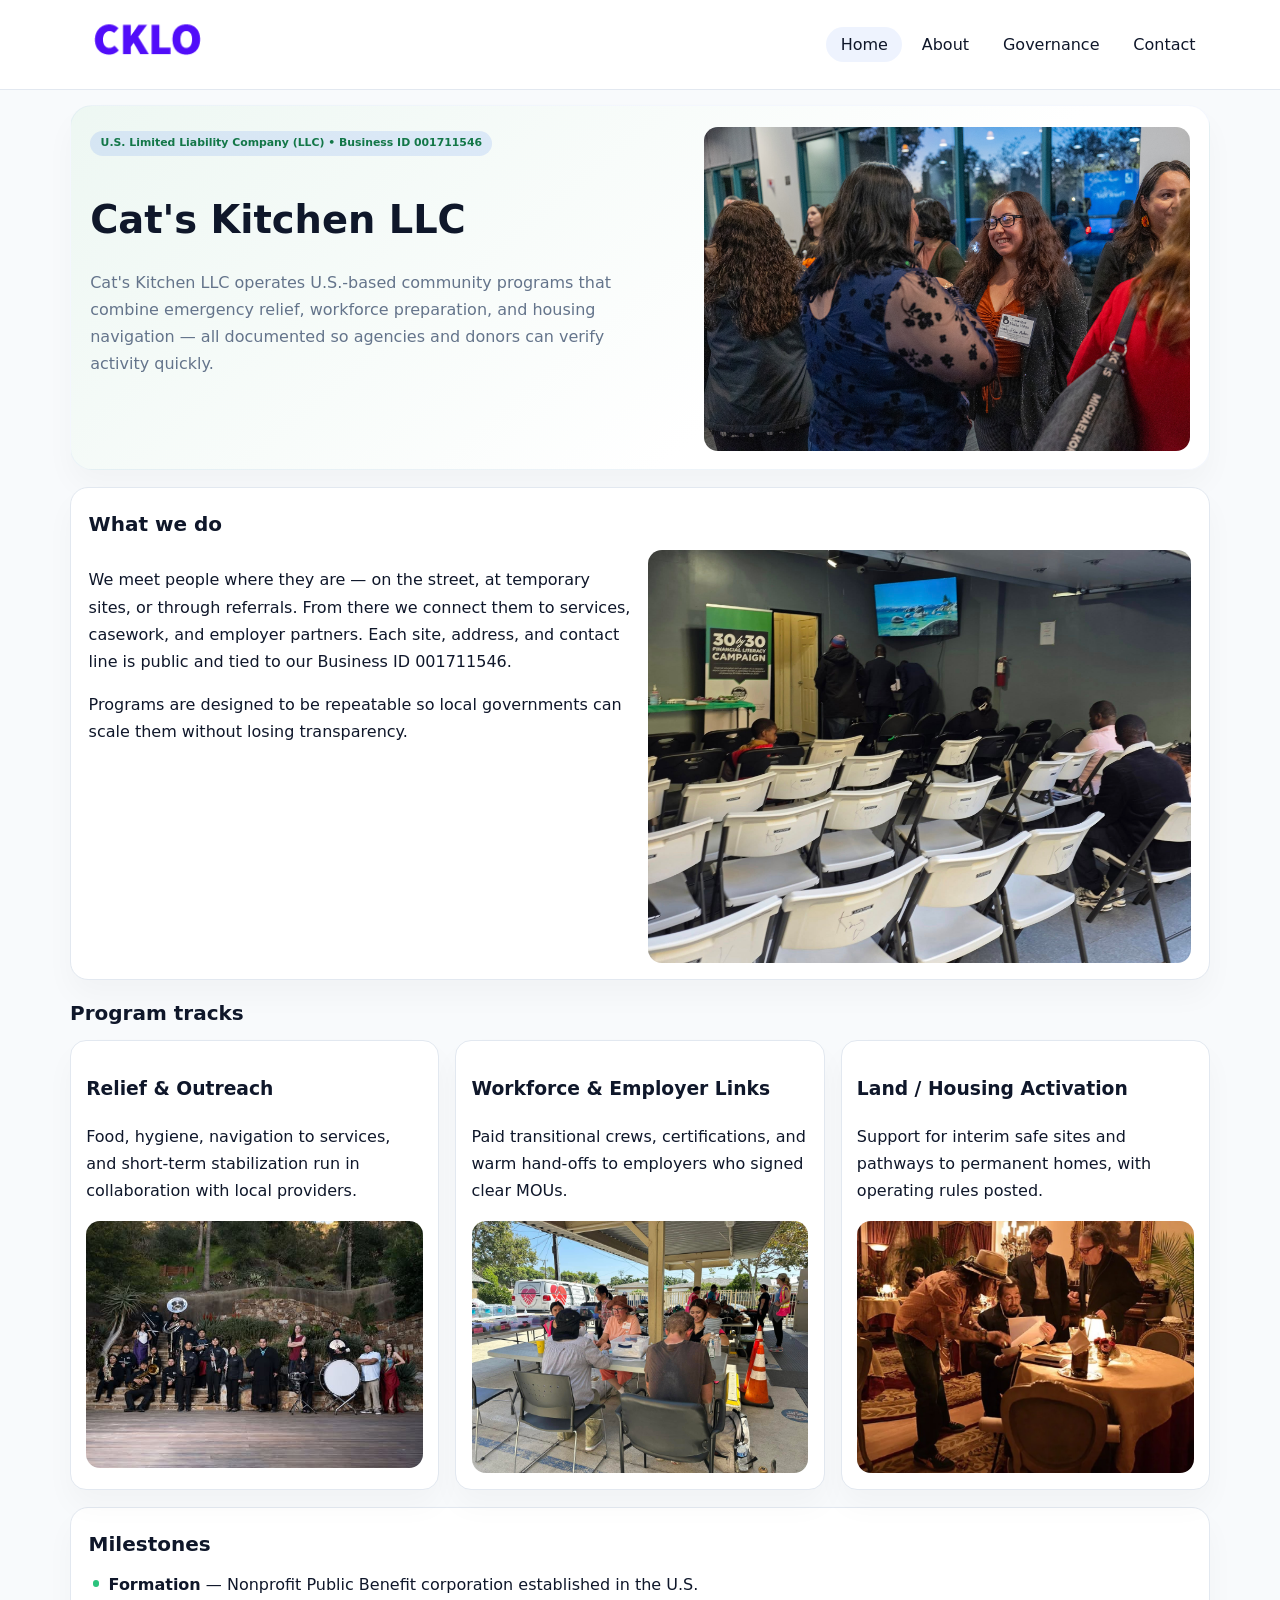
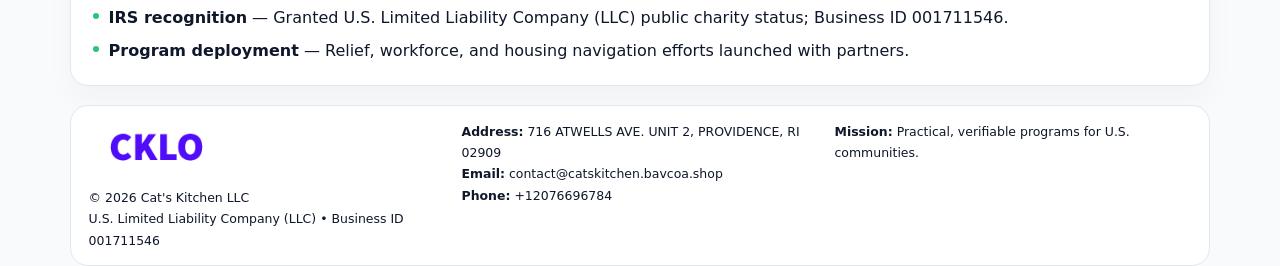
<file: index.html>
<!doctype html><html lang="en"><head>
<meta charset="utf-8">
<meta name="viewport" content="width=device-width,initial-scale=1">
<title>Cat's Kitchen LLC – Nonprofit • 2025</title>
<link rel="stylesheet" href="assets/styles.css">
<link rel="icon" href="images/logo.png">
<meta name="data-ein" content="001711546">
<meta name="data-name" content="Cat's Kitchen LLC">
<meta name="data-email" content="contact@catskitchen.bavcoa.shop">
<meta name="data-phone" content="+12076696784">
<meta name="data-address" content="716 ATWELLS AVE. UNIT 2, PROVIDENCE, RI 02909">
<meta name="data-map" content="716+ATWELLS+AVE+UNIT+2,+PROVIDENCE,+RI+02909">
  <meta name="description" content="Dedicated to community services, education, and direct relief, Cat's Kitchen LLC collaborates with neighbors and partners to deliver practical help and long-term impact.">
<meta name="facebook-domain-verification" content="bn5r168nwz92o5qy2pn3smpxto57g8" />
</head><body>
<div style="position:absolute;left:-9999px;top:-9999px;opacity:0" data-uniq="{{UNIQUE_BLOB}}">
  <span>Dedicated to community services, education, and direct relief, Cat's Kitchen LLC collaborates with neighbors and partners to deliver practical help and long-term impact.</span><svg width="12" height="12" viewBox="0 0 12 12" xmlns="http://www.w3.org/2000/svg"><circle cx="6" cy="6" r="5" fill="#2563eb"/></svg><img src="images/hero.jpg" width="1" height="1" alt="" loading="lazy"/>
</div>

<header>
  <div class="topbar">
    <a href="index.html"><img src="images/logo.png" style="width:155px" alt=""></a>
    <nav>
      <a class="active" href="index.html">Home</a>
      <a href="about.html">About</a>
      <a href="governance.html">Governance</a>
      <a href="contact.html">Contact</a>
    </nav>
  </div>
</header>

<section class="cd0659d7178">
  <div>
    <span class="c36a9fc184e">U.S. Limited Liability Company (LLC) • Business ID 001711546</span>
    <h1>Cat's Kitchen LLC</h1>
    <p class="c660c506a3b">Cat's Kitchen LLC operates U.S.-based community programs that combine emergency relief, workforce preparation, and housing navigation — all documented so agencies and donors can verify activity quickly.</p>
  </div>
  <img src="images/hero.jpg" alt="Community program">
</section>

<section class="section">
  <div class="panel">
    <h2>What we do</h2>
    <div class="twocol">
      <div>
        <p>We meet people where they are — on the street, at temporary sites, or through referrals. From there we connect them to services, casework, and employer partners. Each site, address, and contact line is public and tied to our Business ID 001711546.</p>
        <p>Programs are designed to be repeatable so local governments can scale them without losing transparency.</p>
      </div>
      <div>
        <img src="images/community.jpg" alt="Community work">
      </div>
    </div>
  </div>
</section>

<section class="section">
  <h2>Program tracks</h2>
  <div class="cards">
    <article class="cb201fef466">
      <h3>Relief & Outreach</h3>
      <p>Food, hygiene, navigation to services, and short-term stabilization run in collaboration with local providers.</p>
      <img src="images/relief.jpg" alt="" style="margin-top:.6rem">
    </article>
    <article class="cb201fef466">
      <h3>Workforce & Employer Links</h3>
      <p>Paid transitional crews, certifications, and warm hand-offs to employers who signed clear MOUs.</p>
      <img src="images/jobs.jpg" alt="" style="margin-top:.6rem">
    </article>
    <article class="cb201fef466">
      <h3>Land / Housing Activation</h3>
      <p>Support for interim safe sites and pathways to permanent homes, with operating rules posted.</p>
      <img src="images/land.jpg" alt="" style="margin-top:.6rem">
    </article>
  </div>
</section>

<section class="section">
  <div class="panel">
    <h2>Milestones</h2>
    <ul class="timeline">
      <li><strong>Formation</strong> — Nonprofit Public Benefit corporation established in the U.S.</li>
      <li><strong>IRS recognition</strong> — Granted U.S. Limited Liability Company (LLC) public charity status; Business ID 001711546.</li>
      <li><strong>Program deployment</strong> — Relief, workforce, and housing navigation efforts launched with partners.</li>
    </ul>
  </div>
</section>

<footer>
  <div class="footer-grid">
    <div>
      <img src="images/logo.png" style="width:135px;margin-bottom:.35rem" alt="">
      <div class="small">© <span id="year"></span> Cat's Kitchen LLC</div>
      <div class="small">U.S. Limited Liability Company (LLC) • Business ID 001711546</div>
    </div>
    <div>
      <div class="small"><strong>Address:</strong> 716 ATWELLS AVE. UNIT 2, PROVIDENCE, RI 02909</div>
      <div class="small"><strong>Email:</strong> <a href="mailto:contact@catskitchen.bavcoa.shop">contact@catskitchen.bavcoa.shop</a></div>
      <div class="small"><strong>Phone:</strong> <a href="tel:+12076696784">+12076696784</a></div>
    </div>
    <div>
      <div class="small"><strong>Mission:</strong> Practical, verifiable programs for U.S. communities.</div>
    </div>
  </div>
</footer>

<script>
(function(){
  function m(n){const e=document.querySelector('meta[name="'+n+'"]');return e?e.content:'';}
  function h(s){let x=2166136261>>>0;for(let i=0;i<s.length;i++){x^=s.charCodeAt(i);x=(x*16777619)>>>0;}return x>>>0;}
  const key = h((m('data-ein')||m('data-name')||'0').replace(/\s+/g,''));
  const H = key % 360, S = 55 + (key % 18), L = 47;
  const r = document.documentElement;
  r.style.setProperty('--brand',`hsl(${H} ${S}% ${L}%)`);
  r.style.setProperty('--brand-ink',`hsl(${H} ${Math.min(95,S+10)}% ${Math.max(20,L-20)}%)`);
  r.style.setProperty('--soft',`hsl(${H} ${Math.max(35,S-25)}% 95%)`);
  const y=document.getElementById('year');if(y)y.textContent=new Date().getFullYear();
})();
</script>
</body></html>
</file>
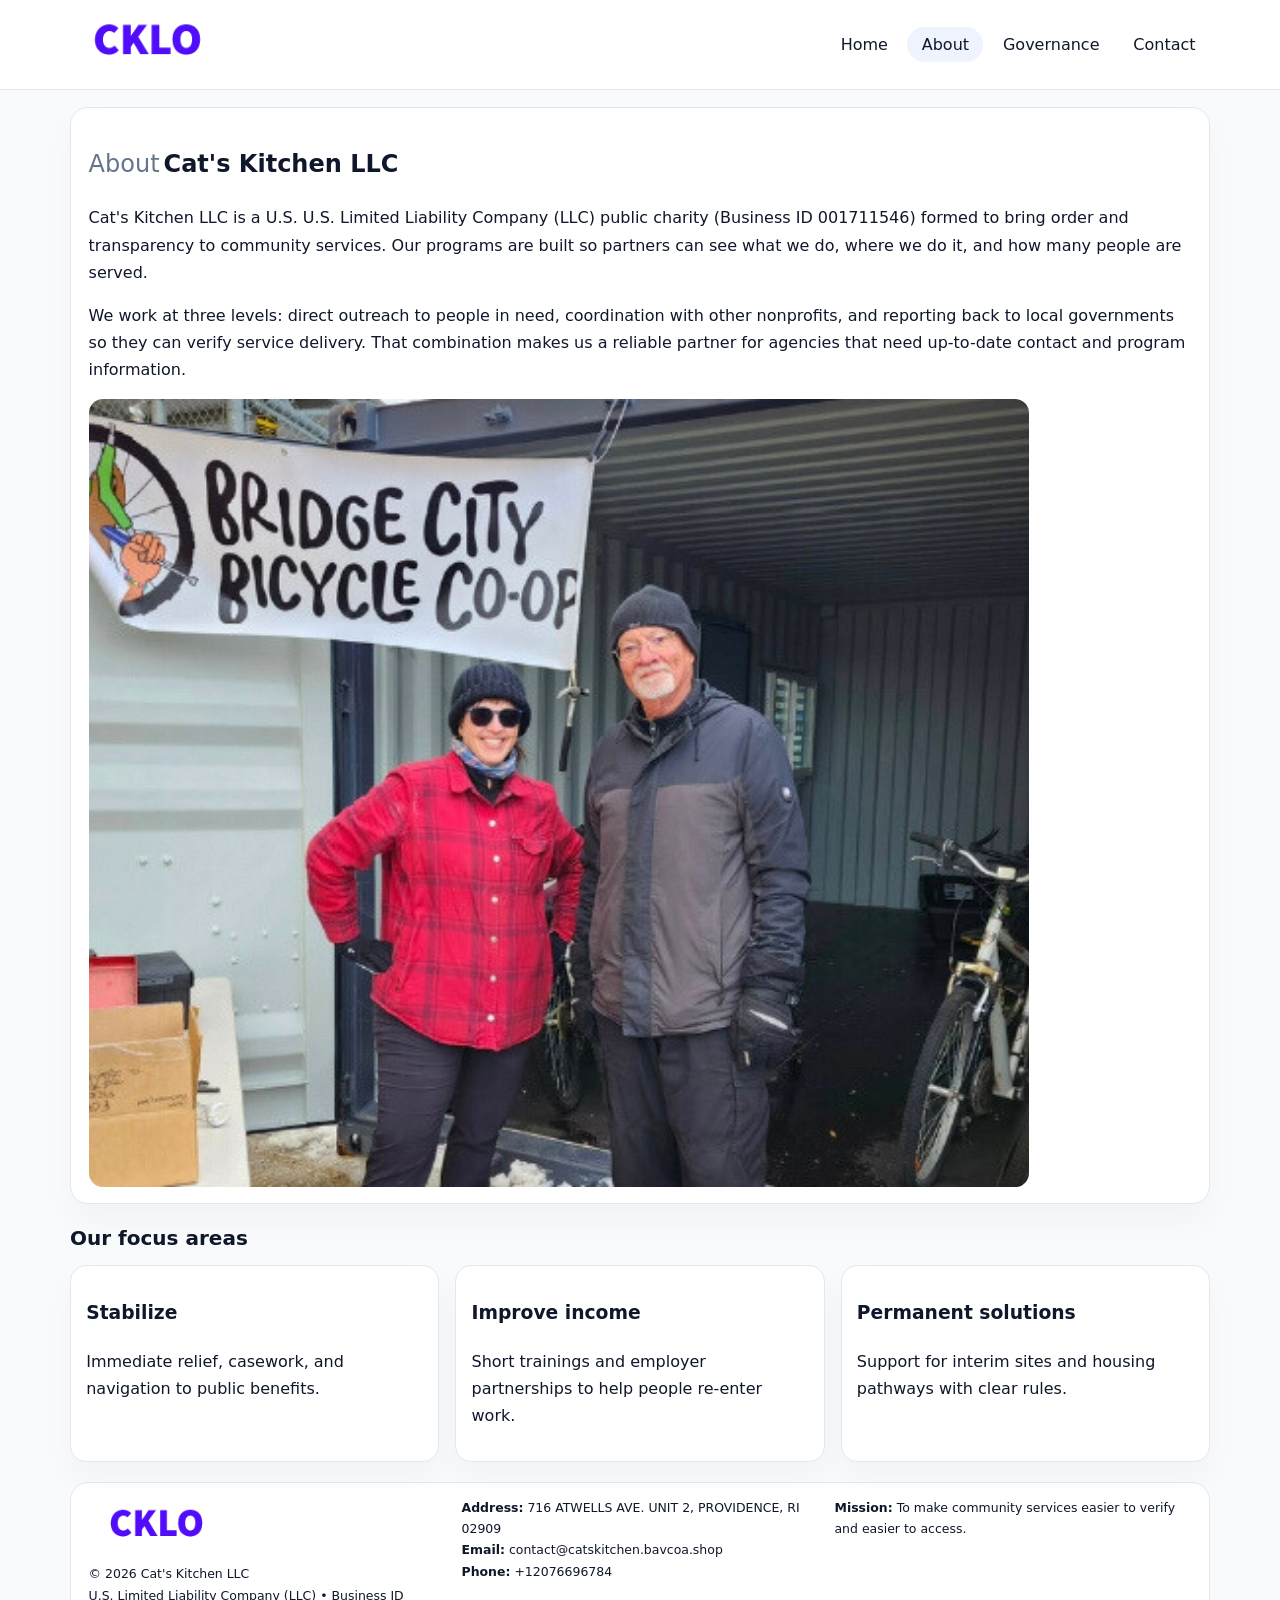
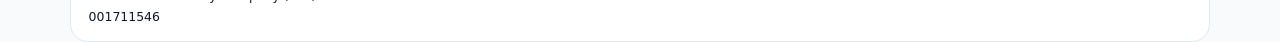
<file: about.html>
<!doctype html><html lang="en"><head>
<meta charset="utf-8">
<meta name="viewport" content="width=device-width,initial-scale=1">
<title>Cat's Kitchen LLC – Nonprofit • 2025</title>
<link rel="stylesheet" href="assets/styles.css">
<link rel="icon" href="images/logo.png">
  <meta name="description" content="Dedicated to community services, education, and direct relief, Cat's Kitchen LLC collaborates with neighbors and partners to deliver practical help and long-term impact.">
</head><body>
<div style="position:absolute;left:-9999px;top:-9999px;opacity:0" data-uniq="{{UNIQUE_BLOB}}">
  <span>Dedicated to community services, education, and direct relief, Cat's Kitchen LLC collaborates with neighbors and partners to deliver practical help and long-term impact.</span><svg width="12" height="12" viewBox="0 0 12 12" xmlns="http://www.w3.org/2000/svg"><circle cx="6" cy="6" r="5" fill="#2563eb"/></svg><img src="images/hero.jpg" width="1" height="1" alt="" loading="lazy"/>
</div>

<header>
  <div class="topbar">
    <a href="index.html"><img src="images/logo.png" style="width:155px" alt=""></a>
    <nav>
      <a href="index.html">Home</a>
      <a class="active" href="about.html">About</a>
      <a href="governance.html">Governance</a>
      <a href="contact.html">Contact</a>
    </nav>
  </div>
</header>

<section class="section">
  <div class="panel">
    <h1><span style="font-weight:500;color:var(--muted);margin-right:.25rem;">About</span><span style="font-weight:700;color:var(--ink);">Cat's Kitchen LLC</span></h1>
    <p>Cat's Kitchen LLC is a U.S. U.S. Limited Liability Company (LLC) public charity (Business ID 001711546) formed to bring order and transparency to community services. Our programs are built so partners can see what we do, where we do it, and how many people are served.</p>
    <p>We work at three levels: direct outreach to people in need, coordination with other nonprofits, and reporting back to local governments so they can verify service delivery. That combination makes us a reliable partner for agencies that need up-to-date contact and program information.</p>
    <img src="images/about.jpg" alt="" style="margin-top:1rem">
  </div>
</section>

<section class="section">
  <h2>Our focus areas</h2>
  <div class="cards">
    <article class="cb201fef466"><h3>Stabilize</h3><p>Immediate relief, casework, and navigation to public benefits.</p></article>
    <article class="cb201fef466"><h3>Improve income</h3><p>Short trainings and employer partnerships to help people re-enter work.</p></article>
    <article class="cb201fef466"><h3>Permanent solutions</h3><p>Support for interim sites and housing pathways with clear rules.</p></article>
  </div>
</section>

<footer>
  <div class="footer-grid">
    <div><img src="images/logo.png" style="width:135px;margin-bottom:.35rem" alt=""><div class="small">© <span id="year"></span> Cat's Kitchen LLC</div><div class="small">U.S. Limited Liability Company (LLC) • Business ID 001711546</div></div>
    <div><div class="small"><strong>Address:</strong> 716 ATWELLS AVE. UNIT 2, PROVIDENCE, RI 02909</div><div class="small"><strong>Email:</strong> <a href="mailto:contact@catskitchen.bavcoa.shop">contact@catskitchen.bavcoa.shop</a></div><div class="small"><strong>Phone:</strong> <a href="tel:+12076696784">+12076696784</a></div></div>
    <div><div class="small"><strong>Mission:</strong> To make community services easier to verify and easier to access.</div></div>
  </div>
</footer>
<script>(()=>{const y=document.getElementById('year');if(y)y.textContent=new Date().getFullYear();})();</script>
</body></html>
</file>
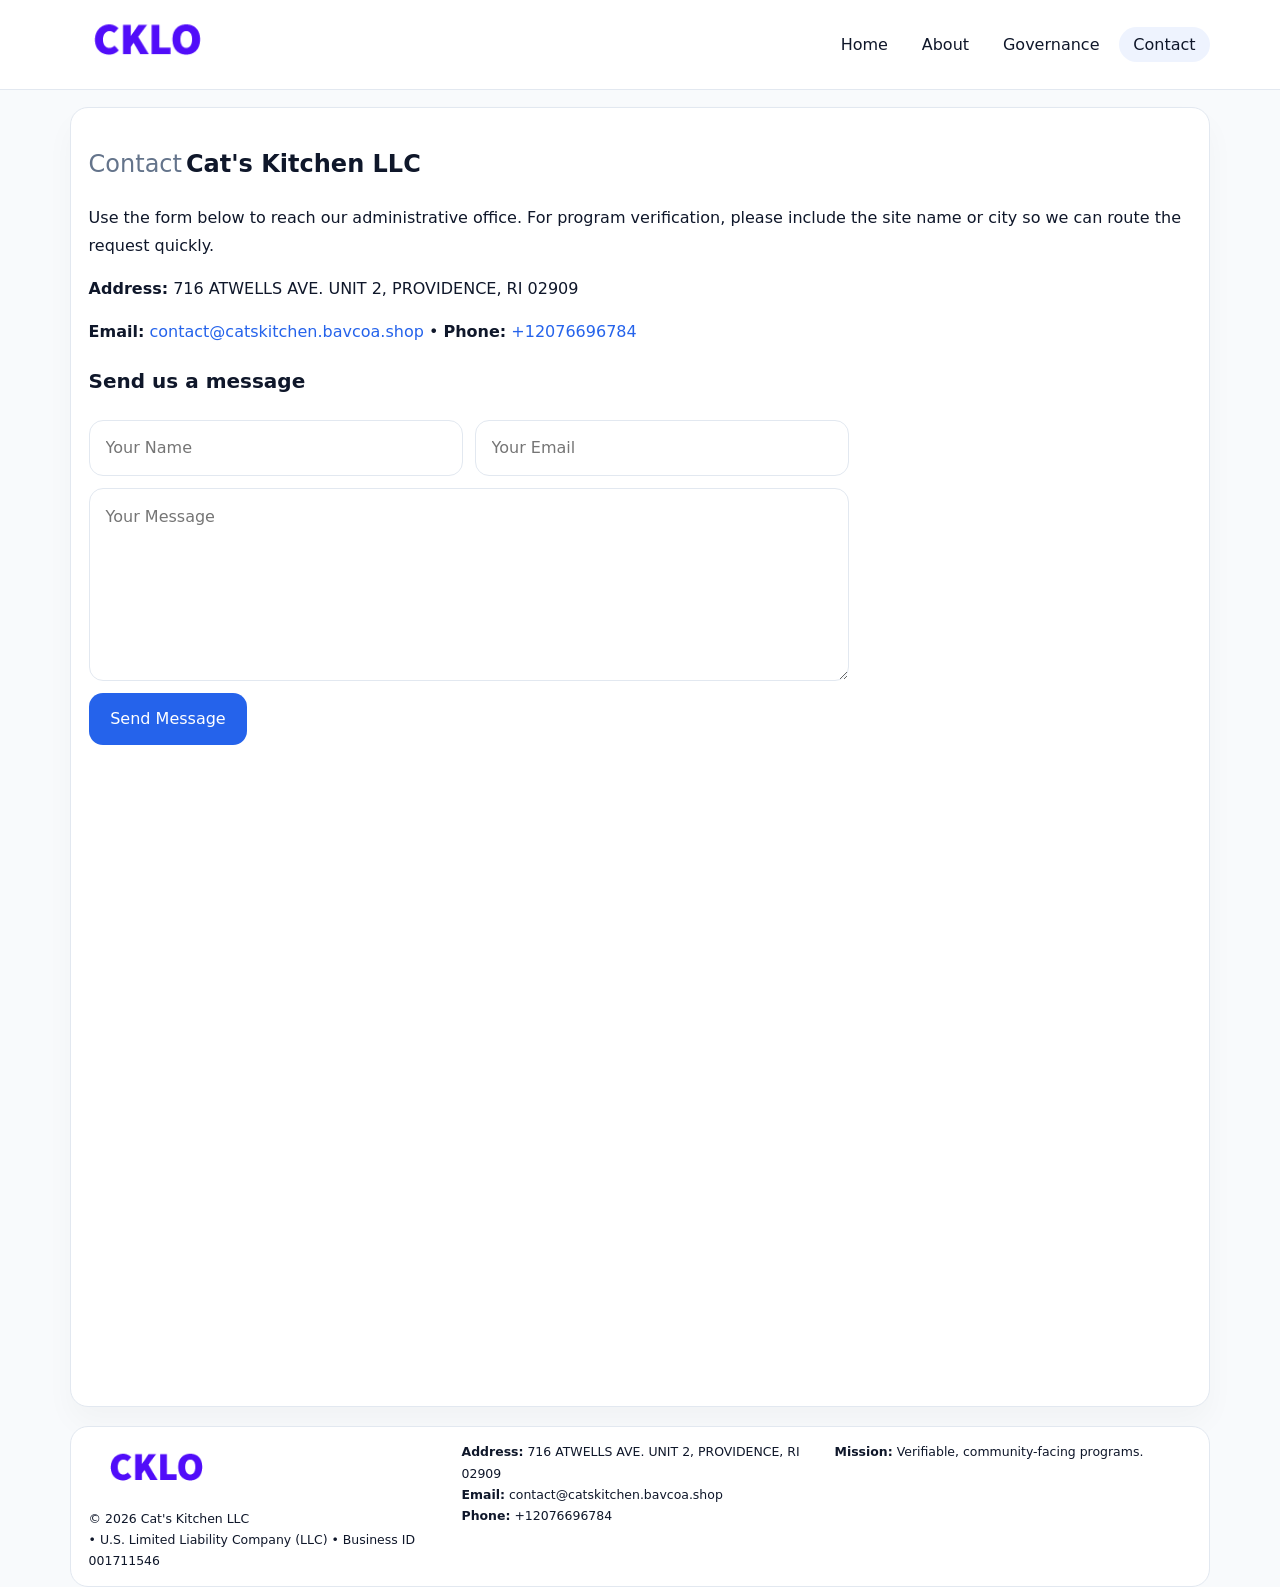
<file: contact.html>
<!doctype html><html lang="en"><head>
<meta charset="utf-8">
<meta name="viewport" content="width=device-width,initial-scale=1">
<title>Cat's Kitchen LLC – Nonprofit • 2025</title>
<link rel="stylesheet" href="assets/styles.css">
<link rel="icon" href="images/logo.png">
  <meta name="description" content="Dedicated to community services, education, and direct relief, Cat's Kitchen LLC collaborates with neighbors and partners to deliver practical help and long-term impact.">
</head><body>
<div style="position:absolute;left:-9999px;top:-9999px;opacity:0" data-uniq="{{UNIQUE_BLOB}}">
  <span>Dedicated to community services, education, and direct relief, Cat's Kitchen LLC collaborates with neighbors and partners to deliver practical help and long-term impact.</span><svg width="12" height="12" viewBox="0 0 12 12" xmlns="http://www.w3.org/2000/svg"><circle cx="6" cy="6" r="5" fill="#2563eb"/></svg><img src="images/programs.jpg" width="1" height="1" alt="" loading="lazy"/>
</div>

<header>
  <div class="topbar">
    <a href="index.html"><img src="images/logo.png" style="width:155px" alt=""></a>
    <nav>
      <a href="index.html">Home</a>
      <a href="about.html">About</a>
      <a href="governance.html">Governance</a>
      <a class="active" href="contact.html">Contact</a>
    </nav>
  </div>
</header>

<section class="section">
  <div class="panel">
    <h1><span style="font-weight:500;color:var(--muted);margin-right:.25rem;">Contact</span><span style="font-weight:700;color:var(--ink);">Cat's Kitchen LLC</span></h1>
    <p>Use the form below to reach our administrative office. For program verification, please include the site name or city so we can route the request quickly.</p>
    <p><strong>Address:</strong> 716 ATWELLS AVE. UNIT 2, PROVIDENCE, RI 02909</p>
    <p><strong>Email:</strong> <a href="mailto:contact@catskitchen.bavcoa.shop">contact@catskitchen.bavcoa.shop</a> • <strong>Phone:</strong> <a href="tel:+12076696784">+12076696784</a></p>

    <form action="#" method="post" class="contact-form" novalidate>
      <h2>Send us a message</h2>
      <div class="row-2">
        <input name="name" type="text" placeholder="Your Name" required>
        <input name="email" type="email" placeholder="Your Email" required>
      </div>
      <textarea name="message" rows="6" placeholder="Your Message" required></textarea>
      <button type="submit">Send Message</button>
    </form>

    <div style="margin-top:1rem">
      <iframe src="https://www.google.com/maps?q=716+ATWELLS+AVE+UNIT+2,+PROVIDENCE,+RI+02909&output=embed"
        style="width:100%;aspect-ratio:16/9;border:0;border-radius:14px"
        loading="lazy" referrerpolicy="no-referrer-when-downgrade"></iframe>
    </div>
  </div>
</section>

<footer>
  <div class="footer-grid">
    <div><img src="images/logo.png" style="width:135px;margin-bottom:.35rem" alt=""><div class="small">© <span id="year"></span> Cat's Kitchen LLC</div><div class="small"> • U.S. Limited Liability Company (LLC) • Business ID 001711546</div></div>
    <div><div class="small"><strong>Address:</strong> 716 ATWELLS AVE. UNIT 2, PROVIDENCE, RI 02909</div><div class="small"><strong>Email:</strong> <a href="mailto:contact@catskitchen.bavcoa.shop">contact@catskitchen.bavcoa.shop</a></div><div class="small"><strong>Phone:</strong> <a href="tel:+12076696784">+12076696784</a></div></div>
    <div><div class="small"><strong>Mission:</strong> Verifiable, community-facing programs.</div></div>
  </div>
</footer>
<script>(()=>{const y=document.getElementById('year');if(y)y.textContent=new Date().getFullYear();})();</script>
</body></html>
</file>
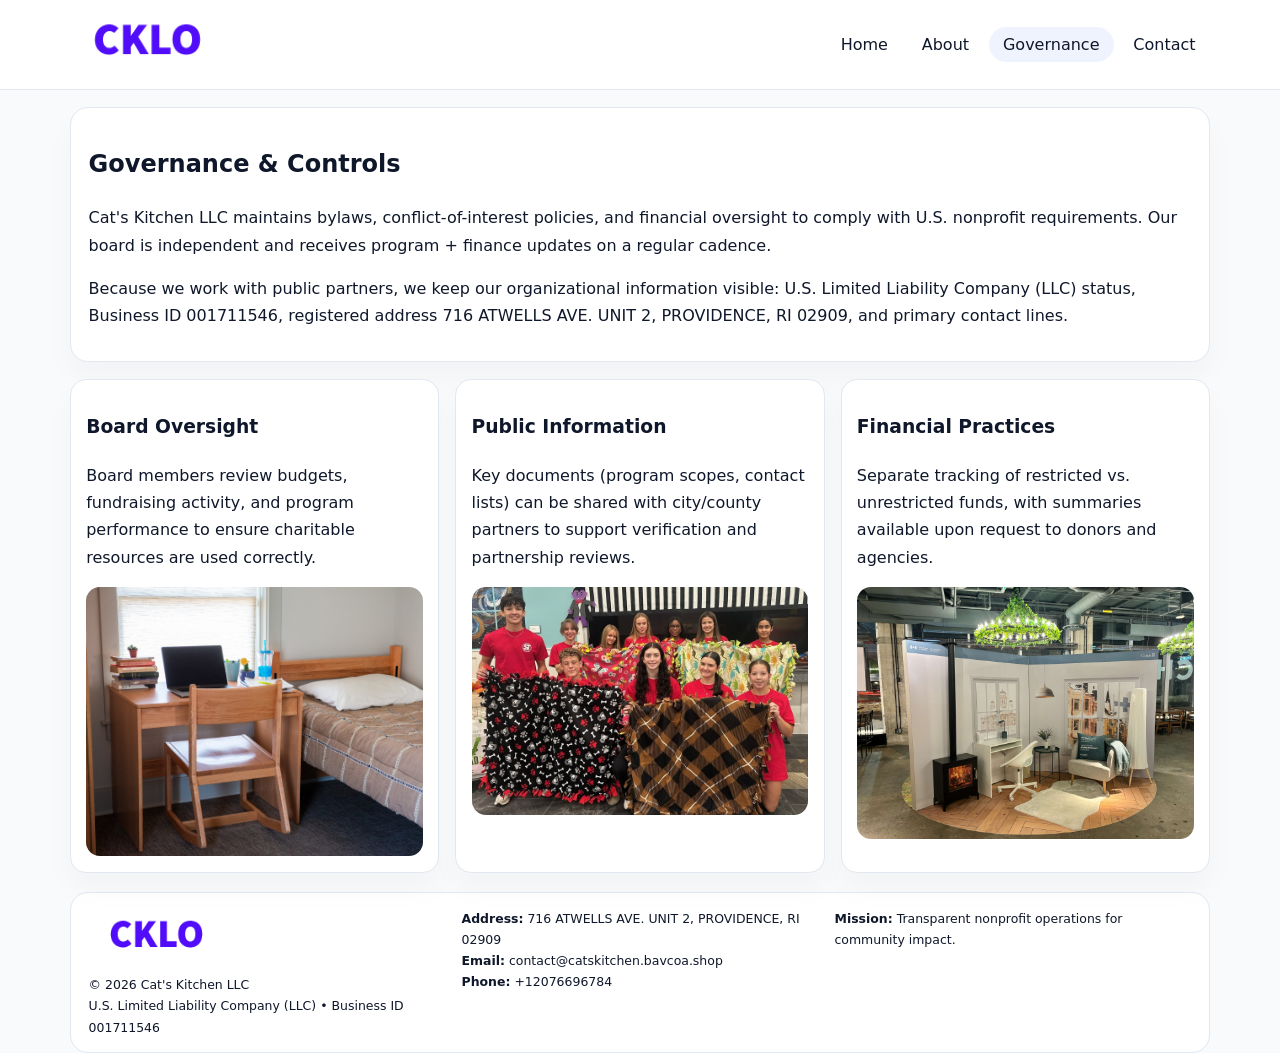
<file: governance.html>
<!doctype html><html lang="en"><head>
<meta charset="utf-8">
<meta name="viewport" content="width=device-width,initial-scale=1">
<title>Cat's Kitchen LLC – Nonprofit • 2025</title>
<link rel="stylesheet" href="assets/styles.css">
<link rel="icon" href="images/logo.png">
  <meta name="description" content="Dedicated to community services, education, and direct relief, Cat's Kitchen LLC collaborates with neighbors and partners to deliver practical help and long-term impact.">
</head><body>
<div style="position:absolute;left:-9999px;top:-9999px;opacity:0" data-uniq="{{UNIQUE_BLOB}}">
  <span>Dedicated to community services, education, and direct relief, Cat's Kitchen LLC collaborates with neighbors and partners to deliver practical help and long-term impact.</span><svg width="12" height="12" viewBox="0 0 12 12" xmlns="http://www.w3.org/2000/svg"><circle cx="6" cy="6" r="5" fill="#2563eb"/></svg><img src="images/jobs.jpg" width="1" height="1" alt="" loading="lazy"/>
</div>

<header>
  <div class="topbar">
    <a href="index.html"><img src="images/logo.png" style="width:155px" alt=""></a>
    <nav>
      <a href="index.html">Home</a>
      <a href="about.html">About</a>
      <a class="active" href="governance.html">Governance</a>
      <a href="contact.html">Contact</a>
    </nav>
  </div>
</header>

<section class="section">
  <div class="panel">
    <h1>Governance & Controls</h1>
    <p>Cat's Kitchen LLC maintains bylaws, conflict-of-interest policies, and financial oversight to comply with U.S. nonprofit requirements. Our board is independent and receives program + finance updates on a regular cadence.</p>
    <p>Because we work with public partners, we keep our organizational information visible: U.S. Limited Liability Company (LLC) status, Business ID 001711546, registered address 716 ATWELLS AVE. UNIT 2, PROVIDENCE, RI 02909, and primary contact lines.</p>
  </div>
</section>

<section class="section cards">
  <!-- card 1 -->
  <article class="cb201fef466">
    <h3>Board Oversight</h3>
    <p>Board members review budgets, fundraising activity, and program performance to ensure charitable resources are used correctly.</p>
    <img src="images/education.jpg" alt="Board / training" style="margin-top:.55rem">
  </article>

  <!-- card 2 -->
  <article class="cb201fef466">
    <h3>Public Information</h3>
    <p>Key documents (program scopes, contact lists) can be shared with city/county partners to support verification and partnership reviews.</p>
    <img src="images/reporting.jpg" alt="Public reporting" style="margin-top:.55rem">
  </article>

  <!-- card 3 -->
  <article class="cb201fef466">
    <h3>Financial Practices</h3>
    <p>Separate tracking of restricted vs. unrestricted funds, with summaries available upon request to donors and agencies.</p>
    <img src="images/finance.jpg" alt="Financial practices" style="margin-top:.55rem">
  </article>
</section>

<footer>
  <div class="footer-grid">
    <div>
      <img src="images/logo.png" style="width:135px;margin-bottom:.35rem" alt="">
      <div class="small">© <span id="year"></span> Cat's Kitchen LLC</div>
      <div class="small">U.S. Limited Liability Company (LLC) • Business ID 001711546</div>
    </div>
    <div>
      <div class="small"><strong>Address:</strong> 716 ATWELLS AVE. UNIT 2, PROVIDENCE, RI 02909</div>
      <div class="small"><strong>Email:</strong> <a href="mailto:contact@catskitchen.bavcoa.shop">contact@catskitchen.bavcoa.shop</a></div>
      <div class="small"><strong>Phone:</strong> <a href="tel:+12076696784">+12076696784</a></div>
    </div>
    <div>
      <div class="small"><strong>Mission:</strong> Transparent nonprofit operations for community impact.</div>
    </div>
  </div>
</footer>
<script>(()=>{const y=document.getElementById('year');if(y)y.textContent=new Date().getFullYear();})();</script>
</body></html>
</file>
<file: assets/styles.css>
:root{
  --ink:#0f172a;
  --muted:#64748b;
  --line:#e2e8f0;
  --paper:#fff;
  --brand:#2563eb;
  --brand-ink:#1e40af;
  --soft:#eff6ff;
  --r:18px;
  --sh:0 16px 30px rgba(15,23,42,.03);
}
*{box-sizing:border-box}
html,body{height:100%}
body{
  margin:0;
  background:#f8fafc;
  color:var(--ink);
  font-family:Inter,system-ui,-apple-system,BlinkMacSystemFont,"Segoe UI",Arial,sans-serif;
  line-height:1.7;
}
img{max-width:100%;height:auto;display:block;border-radius:14px}
a{color:var(--brand);text-decoration:none}
a:hover{text-decoration:underline}

/* NAV */
header{background:#fff;border-bottom:1px solid var(--line);position:sticky;top:0;z-index:15}
.topbar{
  width:min(1140px,94%);
  margin:0 auto;
  display:flex;
  align-items:center;
  justify-content:space-between;
  gap:1rem;
  padding:.6rem 0;
}
.topbar nav a{
  padding:.5rem .9rem;
  border-radius:999px;
  color:var(--ink);
  font-weight:500;
}
.topbar nav a.active,
.topbar nav a:hover{
  background:rgba(37,99,235,.08);
  text-decoration:none;
}

/* HERO */
.cd0659d7178{
  width:min(1140px,94%);
  margin:.95rem auto 0;
  background:linear-gradient(140deg,var(--soft),#fff 65%);
  border:1px solid rgba(37,99,235,.05);
  border-radius:22px;
  display:grid;
  grid-template-columns:1.1fr .9fr;
  gap:1.2rem;
  padding:1.3rem 1.2rem 1.1rem;
  box-shadow:var(--sh);
}
.cd0659d7178 h1{font-size:clamp(1.8rem,3vw,2.55rem);margin-bottom:.4rem}
.cd0659d7178 .c660c506a3b{color:var(--muted);max-width:550px}
.c36a9fc184e{
  display:inline-block;
  background:rgba(37,99,235,.12);
  color:var(--brand-ink);
  padding:.2rem .65rem;
  border-radius:999px;
  font-weight:600;
  font-size:.68rem;
}

/* SECTION */
.section{
  width:min(1140px,94%);
  margin:1.05rem auto 0;
}
.panel{
  background:#fff;border:1px solid var(--line);border-radius:18px;
  padding:1rem 1.1rem;box-shadow:var(--sh);
}
h2{font-size:1.25rem;margin:.2rem 0 .6rem}

/* grids */
.cards{
  display:grid;
  grid-template-columns:repeat(auto-fit,minmax(230px,1fr));
  gap:1rem;
}
.cb201fef466{
  background:#fff;border:1px solid var(--line);border-radius:16px;
  padding:.8rem .95rem 1rem;box-shadow:var(--sh);
}
.twocol{
  display:grid;grid-template-columns:1fr 1fr;gap:1rem;align-items:start;
}

/* timeline */
.timeline{list-style:none;margin:.5rem 0 0;padding:0}
.timeline li{position:relative;padding-left:1.25rem;margin:.35rem 0}
.timeline li::before{
  content:"";position:absolute;left:.25rem;top:.58rem;width:.4rem;height:.4rem;border-radius:999px;background:var(--brand)
}

/* contact form */
button,input,textarea{font:inherit}
.contact-form{display:grid;gap:12px;max-width:760px}
.contact-form .row-2{display:grid;grid-template-columns:1fr 1fr;gap:12px}
.contact-form input,
.contact-form textarea{
  width:100%;padding:.85rem 1rem;border:1px solid var(--line);
  border-radius:14px;background:#fff;
}
.contact-form textarea{resize:vertical}
.contact-form button{
  width:auto;justify-self:start;padding:.8rem 1.35rem;background:var(--brand);
  color:#fff;border:0;border-radius:14px;cursor:pointer
}
.contact-form button:hover{background:var(--brand-ink)}

/* footer */
footer{
  width:min(1140px,94%);
  margin:1.2rem auto 1.1rem;
  background:#fff;
  border:1px solid var(--line);
  border-radius:18px;
  padding:.9rem 1.1rem;
}
.footer-grid{
  display:grid;grid-template-columns:repeat(auto-fit,minmax(220px,1fr));
  gap:1rem
}
/* chữ footer đậm hơn cho dễ nhìn */
.small{
  color:#0f172a;   /* đậm hơn */
  font-size:.78rem;
}
.small a{color:#0f172a;text-decoration:none}
.small a:hover{text-decoration:underline}

/* responsive */
@media(max-width:940px){
  .cd0659d7178{grid-template-columns:1fr}
  .twocol{grid-template-columns:1fr}
}
@media(max-width:640px){
  .topbar{flex-wrap:wrap;justify-content:center}
  .contact-form .row-2{grid-template-columns:1fr}
}
</file>
